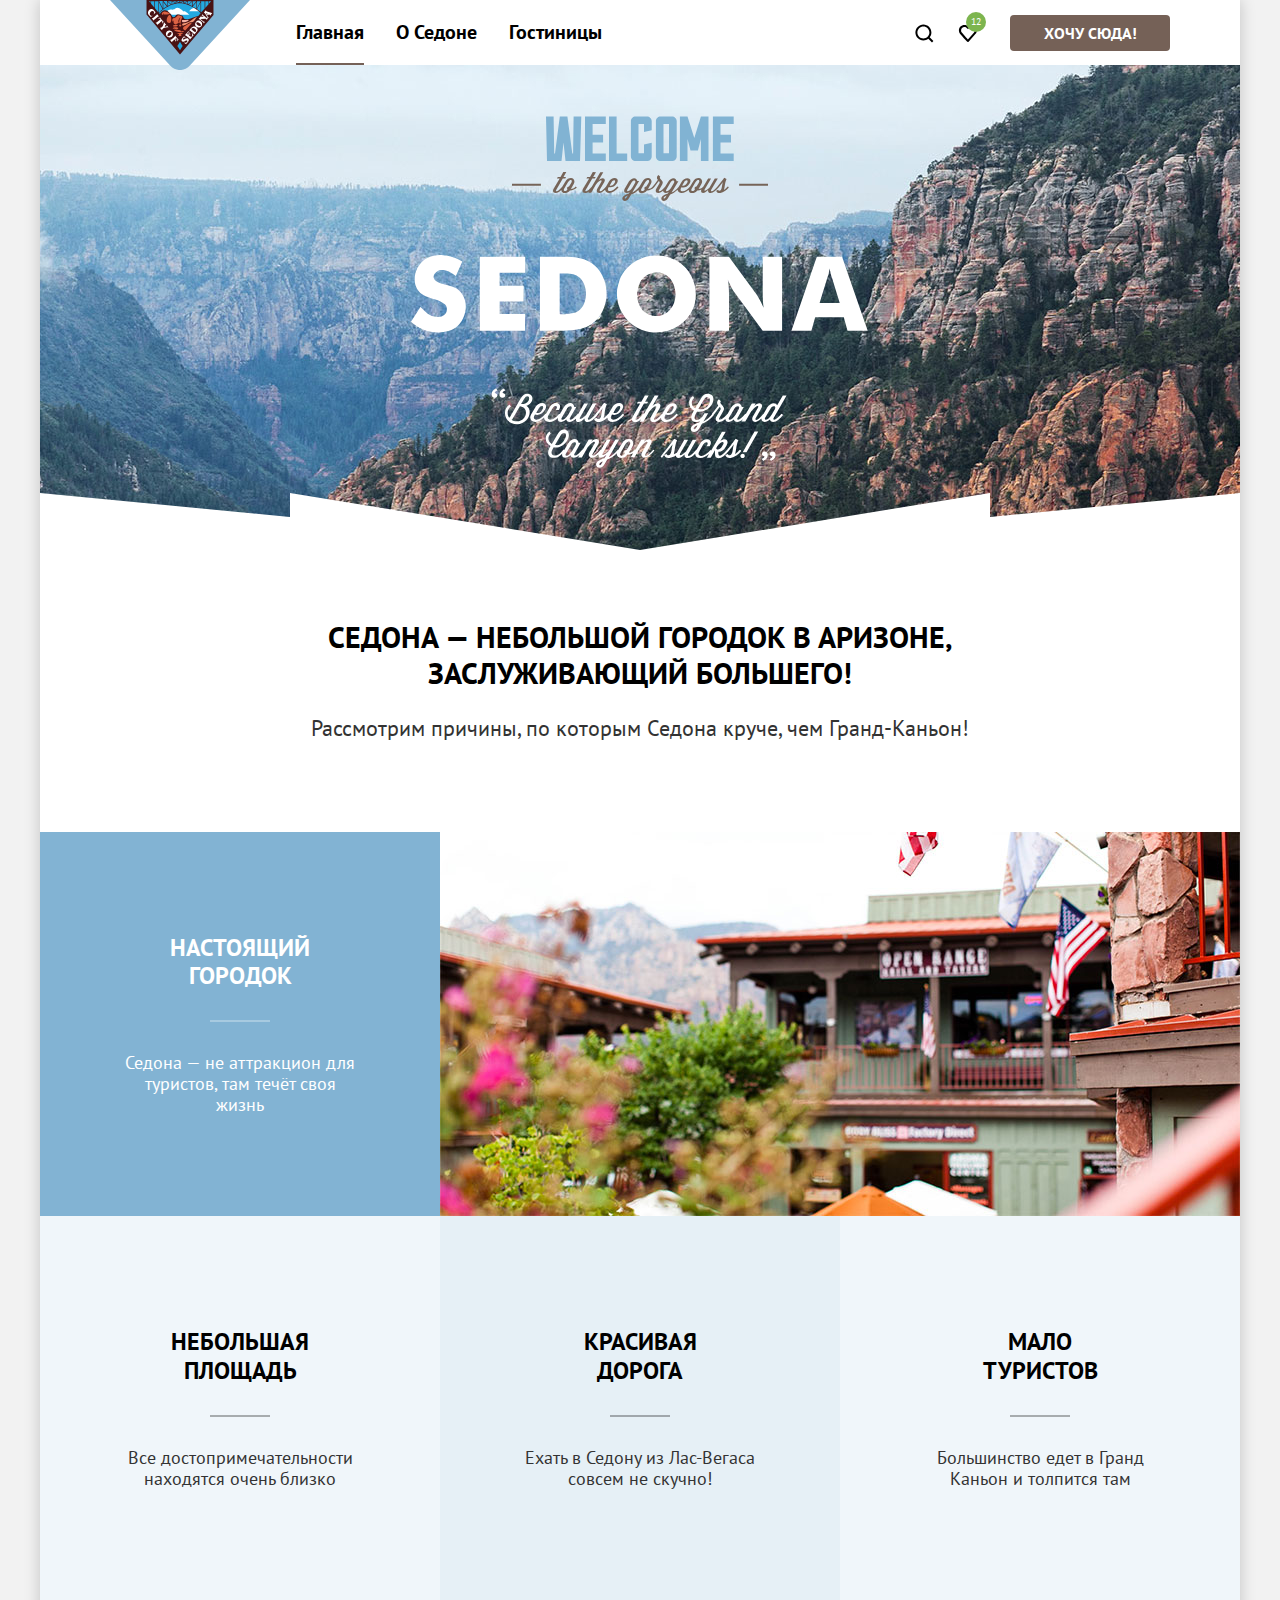
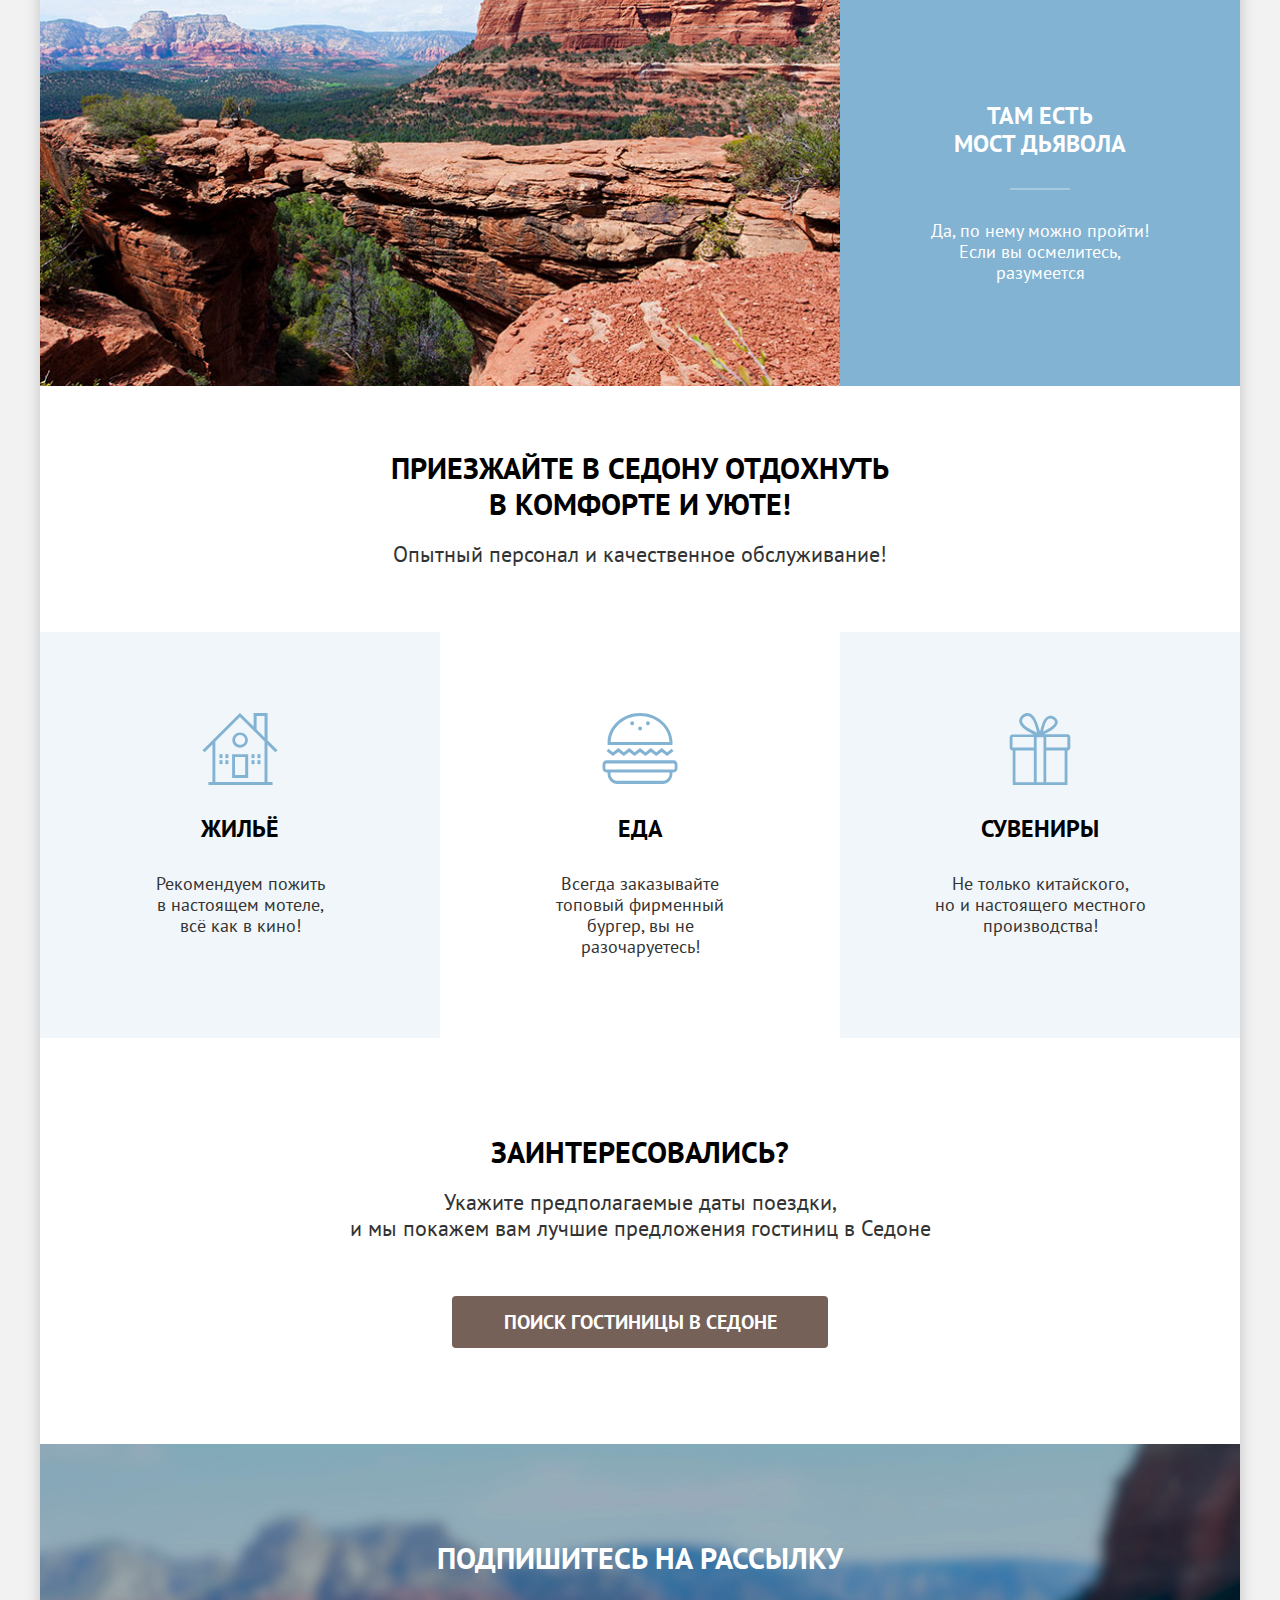
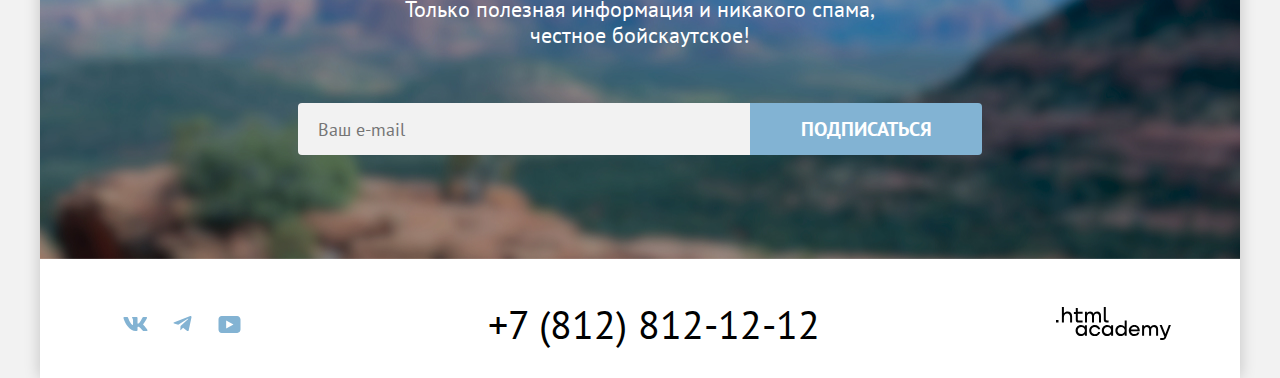
<file: index.html>
<!DOCTYPE html>
<html lang="ru">
  <head>
    <meta charset="utf-8">
    <title>HTML Academy: Седона</title>
    <link href="styles/styles.css" rel="stylesheet">
    <link rel="icon" href="favicon.ico" type="image/x-icon">
  </head>
  <body>
    <div class="container">
      <header class="page-header">
        <nav class="navigation">
          <a class="navigation-link-logo" aria-current="page" href="index.html">
            <img class="navigation-logo-sedona" src="images/logo-sedona.svg" alt="Логотип Седоны с изображением гор на фоне неба" width="140" height="70">
          </a>
          <ul class="navigation-list list-reset">
            <li class="navigation-item">
              <a class="navigation-link navigation-link-current" aria-current="page" href="index.html">Главная</a>
            </li>
            <li class="navigation-item">
              <a class="navigation-link" href="#">О Седоне</a>
            </li>
            <li class="navigation-item">
              <a class="navigation-link" href="catalog.html">Гостиницы</a>
            </li>
          </ul>
          <ul class="navigation-list navigation-user list-reset">
            <li class="navigation-item search">
              <button class="navigation-search-button" type="button">
                <span class="visually-hidden">Поиск</span>
              </button>
            </li>
            <li class="navigation-item">
              <a class="navigation-link favourites" href="#">
                <span class="visually-hidden">Избранное</span>
                <span class="favorites-number">12</span>
              </a>
            </li>
            <li class="navigation-item">
              <button class="navigation-button button" type="button">Хочу сюда!</button>
            </li>
          </ul>
        </nav>
      </header>
      <main class="main-index">
        <section class="hero">
          <h1 class="visually-hidden">Седона — небольшой городок в Аризоне.</h1>
          <img class="main-index-img" src="images/welcome.svg" alt="Добро пожаловать в великолепную Седону, потому что Гранд-каньон - это полный отстой" width="458" height="352">
        </section>
        <section class="advantages">
          <h2 class="advantages-title">Седона — небольшой городок в Аризоне, заслуживающий большего!</h2>
          <p class="advantages-paragraph">Рассмотрим причины, по которым Седона круче, чем Гранд-Каньон!</p>
          <ul class="advantages-list list-reset">
            <li class="advantages-item advantages-item-city">
              <div class="advantages-city-text">
                <h3 class="advantages-item-title">Настоящий городок</h3>
                <p class="advantages-description">Седона — не аттракцион для туристов, там течёт своя жизнь</p>
              </div>
              <img class="advantages-photo-city" src="images/houses-in-sedona.jpg" alt="Домики в Седоне на фоне красных скалистых гор" width="800" height="385">
            </li>
            <li class="advantages-item">
              <h3 class="advantages-item-title">Небольшая площадь</h3>
              <p class="advantages-description">Все достопримечательности находятся очень близко</p>
            </li>
            <li class="advantages-item advantages-item-road">
              <h3 class="advantages-item-title">Красивая дорога</h3>
              <p class="advantages-description">Ехать в Седону из Лас-Вегаса совсем не скучно!</p>
            </li>
            <li class="advantages-item">
              <h3 class="advantages-item-title">Мало туристов</h3>
              <p class="advantages-description">Большинство едет в Гранд Каньон и толпится там</p>
            </li>
            <li class="advantages-item advantages-item-bridge">
              <div class="advantages-bridge-text">
                <h3 class="advantages-item-title">Там есть<br> мост дьявола</h3>
                <p class="advantages-description">Да, по нему можно пройти! Если вы осмелитесь, разумеется</p>
              </div>
              <img class="advantages-photo-bridge" src="images/the-devil's-bridge.jpg" alt="Большая арка в скалах из красного песчаника, похожая на мост" width="800" height="385">
            </li>
          </ul>
        </section>
        <section class="infrastructure">
          <h2 class="infrastructure-title">Приезжайте в Седону отдохнуть в комфорте и уюте!</h2>
          <p class="infrastructure-paragraph">Опытный персонал и качественное обслуживание!</p>
          <ul class="infrastructure-list list-reset">
            <li class="infrastructure-item infrastructure-icon-housing">
              <h3 class="infrastructure-item-title">Жильё</h3>
              <p class="infrastructure-description">Рекомендуем пожить <br>в настоящем мотеле, <br>всё как в кино!</p>
            </li>
            <li class="infrastructure-item infrastructure-icon-food">
              <h3 class="infrastructure-item-title">Еда</h3>
              <p class="infrastructure-description">Всегда заказывайте <br>топовый фирменный бургер, вы не разочаруетесь!</p>
            </li>
            <li class="infrastructure-item infrastructure-icon-souvenirs">
              <h3 class="infrastructure-item-title">Сувениры</h3>
              <p class="infrastructure-description">Не только китайского, <br>но и настоящего местного производства!</p>
            </li>
          </ul>
        </section>
        <section class="catalog">
          <h2 class="catalog-title">Заинтересовались?</h2>
          <p>Укажите предполагаемые даты поездки, <br>и мы покажем вам лучшие предложения гостиниц в Седоне</p>
          <button class="catalog-button button" type="button">Поиск гостиницы в Седоне</button>
        </section>
        <section class="newsletter">
          <h2 class="newsletter-title">Подпишитесь на рассылку</h2>
          <p>Только полезная информация и никакого спама, честное бойскаутское!</p>
          <form class="newsletter-form" action="https://echo.htmlacademy.ru/" method="post">
            <label>
              <span class="visually-hidden">Email</span>
              <input class="newsletter-field" type="email" name="newsletter-email" placeholder="Ваш e-mail" required>
            </label>
            <button class="newsletter-button button" type="submit">Подписаться</button>
          </form>
        </section>
      </main>
      <footer class="page-footer">
        <ul class="footer-social-list list-reset">
          <li class="footer-social-item">
            <a class="footer-social-link" href="https://vk.com/htmlacademy">
              <svg width="25" height="15" viewBox="0 0 25 15" fill="none" xmlns="http://www.w3.org/2000/svg">
                <path fill-rule="evenodd" clip-rule="evenodd" d="M23.9498 0.948C24.1158 0.402 23.9498 0 23.1548
                0H20.5298C19.8618 0 19.5538 0.347 19.3868 0.73C19.3868 0.73 18.0518 3.926 16.1608 6.002C15.5488
                6.604 15.2708 6.795 14.9368 6.795C14.7698 6.795 14.5188 6.604 14.5188 6.057V0.948C14.5188 0.292
                14.3348 0 13.7788 0H9.65076C9.23376 0 8.98276 0.304 8.98276 0.593C8.98276 1.214 9.92876 1.358
                10.0258 3.106V6.904C10.0258 7.737 9.87276 7.888 9.53876 7.888C8.64876 7.888 6.48376 4.677 5.19876
                1.003C4.94976 0.288 4.69776 0 4.02676 0H1.39976C0.649756 0 0.499756 0.347 0.499756 0.73C0.499756
                1.412 1.38976 4.8 4.64476 9.281C6.81476 12.341 9.86976 14 12.6528 14C14.3218 14 14.5278 13.632
                14.5278 12.997V10.684C14.5278 9.947 14.6858 9.8 15.2148 9.8C15.6048 9.8 16.2718 9.992 17.8298
                11.467C19.6098 13.216 19.9028 14 20.9048 14H23.5298C24.2798 14 24.6558 13.632 24.4398 12.904C24.2018
                12.18 23.3518 11.129 22.2248 9.882C21.6128 9.172 20.6948 8.407 20.4158 8.024C20.0268 7.533 20.1378
                7.314 20.4158 6.877C20.4158 6.877 23.6158 2.451 23.9488 0.948H23.9498Z"/>
              </svg>
              <span class="visually-hidden">Vkontakte</span>
            </a>
          </li>
          <li class="footer-social-item">
            <a class="footer-social-link" href="https://t.me/htmlacademy">
              <svg width="19" height="16" viewBox="0 0 19 16" fill="none" xmlns="http://www.w3.org/2000/svg">
                <path d="M17.2853 0.0992597L1.34073 6.24776C0.252584 6.68481 0.258879 7.29184 1.14109
                7.56253L5.23469 8.83953L14.7061 2.8637C15.1539 2.59121 15.5631 2.7378 15.2268
                3.03636L7.55308 9.96185H7.55128L7.55308 9.96275L7.2707 14.1823C7.68438 14.1823 7.86693
                13.9925 8.09895 13.7686L10.0873 11.8351L14.2232 14.89C14.9858 15.31 15.5334 15.0941
                15.7232 14.1841L18.4382 1.38885C18.7161 0.274623 18.0128 -0.229883 17.2853 0.0992597Z"/>
              </svg>
              <span class="visually-hidden">Telegram</span>
            </a>
          </li>
          <li class="footer-social-item">
            <a class="footer-social-link" href="https://www.youtube.com/user/htmlacademyru">
              <svg width="23" height="22" viewBox="0 0 23 13" fill="none" xmlns="http://www.w3.org/2000/svg">
                <path d="M19.1072 0.5H3.67437C1.81368 0.5 0.500244 2.09375 0.500244 3.9V13.9937C0.500244
                15.9062 1.81368 17.5 3.67437 17.5H19.3261C20.9679 17.5 22.5002 15.9062 22.5002 14.1V3.9C22.2813
                2.09375 20.9679 0.5 19.1072 0.5ZM8.16194 13.0375V4.9625L15.4953 9L8.16194 13.0375Z"/>
              </svg>
              <span class="visually-hidden">Youtube</span>
            </a>
          </li>
        </ul>
        <a class="footer-contacts-phone" href="tel:+78128121212">+7 (812) 812-12-12</a>
        <a class="link-htmlacademy" href="https://htmlacademy.ru">
          <svg width="115" height="33" viewBox="0 0 115 33" role="img" aria-label="Сайт html academy" fill="none" xmlns="http://www.w3.org/2000/svg">
            <path fill-rule="evenodd" clip-rule="evenodd" d="M7.9999 6.2C8.7999 5.2 9.9999 4.5 11.5999
            4.5C14.2999 4.5 16.1999 6.4 16.0999 9.4V15.5H14.0999V9.8C14.0999 8 12.9999 6.6 11.1999
            6.6C9.1999 6.6 7.8999 8.1 7.8999 10.2V15.5H5.8999V0H7.8999V6.2H7.9999ZM0
            15.5V12.9H2.5V15.5H0ZM26.5999 4.79998H21.7999V1.09998H19.7999V4.89998H17.8999V6.89998H19.7999V12.9C19.7999
            14.6 20.7999 15.6 22.4999 15.6H26.5999V13.6H22.8999C22.1999 13.6 21.7999 13.2 21.7999
            12.5V6.79998H26.5999V4.79998ZM37.6 6.69998C38.2 5.39998 39.5 4.59998 41.1 4.59998C43.6
            4.59998 45.1 6.39998 45 8.89997V15.4H43V9.09998C43 7.49998 42.1 6.49998 40.6 6.49998C39.4
            6.49998 38 7.39998 38 9.79998V15.4H36V9.09998C36 7.49998 35.1 6.49998 33.6 6.49998C32
            6.49998 31 7.99998 31 9.99998V15.4H29V4.79998H30.9V6.39998H31C31.6 5.39998 32.7 4.59998
            34.1 4.59998C35.7 4.59998 36.9 5.49998 37.5 6.69998H37.6ZM47.8 12.7C47.8 14.4 48.8 15.4
            50.6 15.4H52.6V13.4H50.9001C50.2001 13.4 49.8 13 49.8 12.3V0H47.8V12.7ZM25.0001
            17.9C26.7001 17.9 28.0001 18.6 28.9001 19.7V18.2H30.9001V28.8H28.9001V27.2H28.8001C28.0001
            28.3 26.8001 29.1 25.0001 29.1C21.9001 29.1 19.6001 26.8 19.6001 23.5C19.6001 20.2 21.9001
            17.9 25.0001 17.9ZM21.7001 23.5C21.7001 25.5 23.1001 27.1 25.3001 27.1C27.5001 27.1 28.9001
            25.4 28.9001 23.5C28.9001 21.5 27.5001 19.9 25.3001 19.9C23.1001 19.9 21.7001 21.5 21.7001
            23.5ZM44.2 22C43.7 19.6 41.5999 17.9 38.7999 17.9C35.3999 17.9 33.2 20.4 33.2 23.5C33.2
            26.6 35.3999 29.1 38.7999 29.1C41.5999 29.1 43.7 27.3 44.2 24.9H42.0999C41.7 26.2 40.3999
            27.2 38.7999 27.2C36.5999 27.2 35.2 25.6 35.2 23.6C35.2 21.6 36.5999 20 38.7999 20C40.3999
            20 41.5999 21 42.0999 22.2H44.2V22ZM51.2001 17.9C52.9001 17.9 54.2001 18.6 55.1
            19.7V18.2H57.1V28.8H55.1V27.2H55C54.2001 28.3 53 29.1 51.2001 29.1C48.1001 29.1 45.8 26.8
            45.8 23.5C45.8 20.2 48.1001 17.9 51.2001 17.9ZM47.9001 23.5C47.9001 25.5 49.3 27.1 51.5
            27.1C53.6 27.1 55.1 25.4 55.1 23.5C55.1 21.5 53.7001 19.9 51.5 19.9C49.3 19.9 47.9001
            21.5 47.9001 23.5ZM68.6999 19.8C67.7999 18.7 66.4999 17.9 64.7999 17.9C61.6999 17.9 59.3999
            20.2 59.3999 23.5C59.3999 26.8 61.5999 29.1 64.7999 29.1C66.4999 29.1 67.7999 28.3 68.5999
            27.3H68.6999V28.8H70.6999V13.4H68.6999V19.8ZM65.0999 27.1C62.8999 27.1 61.4999 25.5 61.4999
            23.5C61.4999 21.5 62.8999 19.9 65.0999 19.9C67.2999 19.9 68.6999 21.5 68.6999 23.5C68.5999
            25.5 67.1999 27.1 65.0999 27.1ZM72.8 23.5C72.8 20.4 75 17.9 78.3 17.9C81.8 17.9 84 20.6 83.8
            24.2H75C75.1 25.8 76.5 27.1 78.4 27.1C79.8 27.1 80.9 26.5 81.4 25.5H83.5C82.8 27.8 80.8 29.1
            78.3 29.1C74.9 29.1 72.8 26.5 72.8 23.5ZM81.6 22.4C81.3 20.8 80 19.8 78.3 19.8C76.6001 19.8
            75.4 20.9 75.1 22.4H81.6ZM98.2001 17.9C96.6001 17.9 95.3001 18.7 94.6001 19.9H94.5001C93.9001
            18.7 92.7001 17.9 91.1001 17.9C89.7001 17.9 88.6001 18.6 88.0001 19.7V18.2H86.1001V28.8H88.1001V23.4C88.1001
            21.4 89.1001 20 90.7001 19.9C92.2001 19.9 93.1001 20.9 93.1001 22.5V28.8H95.1001V23.2C95.1001
            20.8 96.5001 19.9 97.7001 19.9C99.2001 19.9 100.1 20.9 100.1 22.5V28.8H102.1V22.3C102.2 19.7
            100.7 17.9 98.2001 17.9ZM105.8 18.1L109.4 27L112.8 18.1H114.9L110.2 30.3C109.5 32.1 108.5 32.9
            106.7 32.9H104.2V30.9H106.7C107.7 30.9 108.1 30.6 108.4 29.7L103.6 18.1H105.8Z"/>
          </svg>
        </a>
      </footer>
    </div>
    <div class="modal modal-close">
      <div class="modal-container">
        <section class="modal-content">
          <button class="modal-close-button button" type="button">
            <span class="visually-hidden">Закрыть</span>
            <svg width="21" height="21" viewBox="0 0 21 21" fill="none" xmlns="http://www.w3.org/2000/svg">
              <path d="M17.4907 4.78279L16.1984 3.49048L10.4907 9.19817L4.78303 3.49048L3.49072 4.78279L9.19842 10.4905L3.49072 16.1982L4.78303 17.4905L10.4907 11.7828L16.1984 17.4905L17.4907 16.1982L11.783 10.4905L17.4907 4.78279Z"/>
            </svg>
          </button>
          <h2 class="modal-title">Поиск гостиницы в Седоне</h2>
          <form class="modal-form" action="https://echo.htmlacademy.ru/" method="post">
            <label class="modal-field-date">
              <span class="modal-label-text">Дата Заезда:</span>
              <input class="modal-input-date" type="text" name="check-in-date" placeholder="Укажите дату" value="27 апреля 2020" required>
              <span class="check-in-comment">Мы не можем отправить вас в прошлое.</span>
            </label>
            <label class="modal-field-date">
              <span class="modal-label-text">Дата Выезда:</span>
              <input class="modal-input-date" type="text" name="check-out-date" placeholder="Укажите дату" value="1 сентября 2023" required>
              <span class="check-out-comment">На эти даты есть свободные номера. Пока есть.</span>
            </label>
            <div class="modal-wrapper">
              <label class="modal-field-number" for="modal-adults">
                <span class="modal-label-text">Взрослые:</span>
              </label>
              <button class="modal-input-minus button" type="button">
                <svg width="20" height="20" viewBox="0 0 20 20" fill="none" xmlns="http://www.w3.org/2000/svg">
                  <path d="M3 9V11H17V9H3Z"/>
                </svg>
                <span class="visually-hidden">Уменьшить количество взрослых</span>
              </button>
              <input class="modal-input-number" id="modal-adults" type="number" name="adults" value="2" required>
              <button class="modal-input-plus button" type="button">
                <svg width="20" height="20" viewBox="0 0 20 20" fill="none" xmlns="http://www.w3.org/2000/svg">
                  <path d="M17 9H11V3H9V9H3V11H9V17H11V11H17V9Z"/>
                </svg>
                <span class="visually-hidden">Увеличить количество взрослых</span>
              </button>
            </div>
            <div class="modal-wrapper">
              <label class="modal-field-number" for="modal-children">
                <span class="modal-label-text">Дети:</span>
              </label>
              <div class="modal-tooltip">
                <button class="modal-tooltip-toggle button" type="button" aria-labelledby="tooltip-label-date">i</button>
                <span class="modal-tooltip-text" role="tooltip" id="tooltip-label-date">Укажите количество детей, которые будут с вами,
                  возраст которых от 6 до 18 лет. Дети до 6 лет размещаются бесплатно.</span>
              </div>
              <button class="modal-input-minus button" type="button">
                <svg width="20" height="20" viewBox="0 0 20 20" fill="none" xmlns="http://www.w3.org/2000/svg">
                  <path d="M3 9V11H17V9H3Z"/>
                </svg>
                <span class="visually-hidden">Уменьшить количество детей</span>
              </button>
              <input class="modal-input-number" id="modal-children" type="number" name="children" value="2" required>
              <button class="modal-input-plus button" type="button">
                <svg width="20" height="20" viewBox="0 0 20 20" fill="none" xmlns="http://www.w3.org/2000/svg">
                  <path d="M17 9H11V3H9V9H3V11H9V17H11V11H17V9Z"/>
                </svg>
                <span class="visually-hidden">Увеличить количество детей</span>
              </button>
            </div>
            <button class="modal-search-button button" type="submit">Найти</button>
          </form>
        </section>
      </div>
    </div>
  </body>
</html>
</file>
<file: styles/styles.css>
@font-face {
  font-family: "PT Sans";
  src: url("../fonts/ptsans-400.woff2") format("woff2");
  font-weight: 400;
  font-style: normal;
  font-display: swap;
}

@font-face {
  font-family: "PT Sans";
  src: url("../fonts/ptsans-700.woff2") format("woff2");
  font-weight: 700;
  font-style: normal;
  font-display: swap;
}

html {
  height: 100%;
}

body {
  font-family: "PT Sans", "Arial", sans-serif;
  font-weight: 400;
  font-size: 22px;
  line-height: 1.18;
  text-align: center;
  color: #333333;
  background-color: #f2f2f2;
  min-width: 1200px;
  margin: 0;
}

.visually-hidden {
  position: absolute;
  width: 1px;
  height: 1px;
  margin: -1px;
  border: 0;
  padding: 0;
  white-space: nowrap;
  clip-path: inset(100%);
  clip: rect(0 0 0 0);
  overflow: hidden;
}

.list-reset {
  margin: 0;
  padding: 0;
  list-style: none;
}

.container {
  display: flex;
  flex-direction: column;
  justify-content: space-between;
  min-height: 100vh;
  width: 1200px;
  margin: 0 auto;
  background-color: #ffffff;
  box-shadow: 0 0 15px 0 rgba(0, 0, 0, 0.2);
}

.button {
  font-family: "PT Sans", "Arial", sans-serif;
  text-align: center;
  cursor: pointer;
}

.page-header {
  min-height: 64px;
  position: relative;
}

.navigation {
  display: flex;
  align-items: flex-start;
  column-gap: 30px;
  width: 1060px;
  margin: 0 auto;
}

.navigation-list {
  display: flex;
  flex-wrap: wrap;
}

.navigation-link-logo {
  height: 64px;
  width: 140px;
}

.navigation-user {
  min-width: 268px;
  display: flex;
  justify-content: end;
  align-content: start;
  margin-left: auto;
  margin-top: 15px;
}

.navigation-link {
  display: block;
  color: #000000;
  text-decoration: none;
  font-weight: 700;
  font-size: 20px;
  line-height: 1.2;
  padding: 20px 16px;
}

.navigation-link:hover {
  opacity: 0.7;
}

.navigation-link:active {
  opacity: 0.4;
}

.navigation-link-current {
  padding-bottom: 0;
}

.navigation-link-current::after {
  content: "";
  display: block;
  height: 2px;
  margin-top: 19px;
  background-color: #756157;
}

.navigation-search-button {
  width: 22px;
  height: 23px;
  border: none;
  background-color: rgba(0, 0, 0, 0);
  background-image: url("../images/search.svg");
  background-repeat: no-repeat;
  background-size: 22px 20px;
  background-position: bottom 2px center;
  margin: 7px 13px 7px 8px;
}

.navigation-search-button:hover {
  opacity: 0.7;
}

.navigation-search-button:active {
  opacity: 0.4;
}

.favourites {
  width: 20px;
  height: 20px;
  background-image: url("../images/heart.svg");
  background-repeat: no-repeat;
  background-size: 22px 20px;
  background-position: center;
  margin: 8px 10px;
  margin-right: 12px;
  position: relative;
  padding: 0;
}

.favourites:hover {
  opacity: 0.7;
}

.favourites:active {
  opacity: 0.4;
}

.favorites-number {
  display: block;
  font-weight: 400;
  font-size: 10px;
  line-height: 1;
  color: #ffffff;
  border-radius: 50%;
  background-color: #7db54f;
  padding: 5px;
  position: absolute;
  top: -11px;
  left: 8px;
}

.navigation-button {
  font-weight: 700;
  font-size: 16px;
  line-height: 1.25;
  color: #ffffff;
  background-color: #756157;
  border-radius: 4px;
  width: 160px;
  padding: 8px 20px;
  text-transform: uppercase;
  border: none;
  outline: none;
  margin-left: 20px;
  margin-bottom: 13px;
}

.navigation-button:hover,
.navigation-button:focus {
  background-color: #615048;
}

.navigation-button:active {
  background-color: #756157;
  color: rgba(255, 255, 255, 0.3);
}

.navigation-button:disabled {
  background-color: #e5e5e5;
  color: #ffffff;
  pointer-events: none;
}

.main-index {
  margin: 0 auto;
}

.hero {
  height: 485px;
  background-image: url("../images/hero-divider.svg"), url("../images/hero-background.jpg");
  background-color: #3f5e72;
  background-size: 1200px auto, cover;
  background-repeat: no-repeat;
  background-position: center bottom, center;
  margin-bottom: 69px;
}

.main-index-img {
  margin: 51px auto 82px;
}

/* начало преимуществ */

.advantages-title {
  font-weight: 700;
  font-size: 30px;
  line-height: 1.2;
  text-align: center;
  text-transform: uppercase;
  width: 750px;
  margin: 0 auto 25px;
  color: #000000;
}

.advantages-paragraph {
  margin: 0 auto 90px;
  padding: 0 30px;
}

.advantages-list {
  display: grid;
  grid-template-columns: 1fr 1fr 1fr;
  grid-template-rows: auto auto auto auto;
  margin-bottom: 64px;
}

.advantages-item:not(.advantages-item-city,
.advantages-item-bridge) {
  padding: 112.5px 83px 93px;
}

.advantages-item:nth-child(2n+2) {
  background-color: rgba(131, 179, 211, 0.12);
}

.advantages-item-city {
  display: flex;
  background-color: #82b3d3;
  color: #ffffff;
  grid-column: span 3;
}

.advantages-item-road {
  background-color: rgba(131, 179, 211, 0.2);
}

.advantages-item-bridge {
  display: flex;
  flex-direction: row-reverse;
  background-color: #82b3d3;
  color: #ffffff;
  grid-column: span 3;
}

.advantages-city-text {
  padding: 102px 85px 81px;
}

.advantages-bridge-text {
  padding: 102px 85px 85px;
}

.advantages-photo-city {
  height: 100%;
  object-fit: cover;
}

.advantages-photo-bridge {
  height: 100%;
  object-fit: cover;
}

.advantages-item-title {
  font-weight: 700;
  font-size: 24px;
  line-height: 1.17;
  text-transform: uppercase;
  width: 175px;
  margin: 0 auto;
  color: #000000;
}

.advantages-item:nth-child(4n+1) .advantages-item-title {
  color: #ffffff;
}

.advantages-item-title::after {
  content: "";
  display: block;
  height: 2px;
  width: 60px;
  margin: 30px auto;
  background-color: currentColor;
  opacity: 0.3;
}

.advantages-description {
  font-size: 18px;
  line-height: 1.17;
}

/* начало инфраструктуры */

.infrastructure-title {
  font-weight: 700;
  font-size: 30px;
  line-height: 1.2;
  text-transform: uppercase;
  width: 505px;
  margin: 0 auto 20px;
  color: #000000;
}

.infrastructure-paragraph {
  margin: 0 auto 64px;
  padding: 0 30px;
}

.infrastructure-list {
  display: flex;
  justify-content: center;
  flex-wrap: wrap;
}

.infrastructure-item {
  width: 230px;
  padding: 81px 85px 63px;
}

.infrastructure-item:nth-child(2n+1) {
  background-color: rgba(131, 179, 211, 0.12);
}

.infrastructure-item::before {
  content: "";
  display: block;
  height: 72px;
  width: 76px;
  margin: 0 auto;
  margin-bottom: 30px;
  background-size: contain;
  background-repeat: no-repeat;
  background-position: center;
}

.infrastructure-icon-housing::before {
  background-image: url("../images/housing.svg");
}

.infrastructure-icon-food::before {
  background-image: url("../images/food.svg");
}

.infrastructure-icon-souvenirs::before {
  background-image: url("../images/souvenirs.svg");
}

.infrastructure-item-title {
  font-weight: 700;
  font-size: 24px;
  line-height: 1.17;
  text-transform: uppercase;
  color: #000000;
  margin-bottom: 30px;
}

.infrastructure-description {
  font-size: 18px;
  line-height: 1.17;
  text-align: center;
}

/* конец инфраструктуры */

.catalog {
  width: 592px;
  padding: 96px 304px;
}

.catalog-title {
  font-weight: 700;
  font-size: 30px;
  line-height: 1.2;
  text-transform: uppercase;
  margin: 0 auto 20px;
  color: #000000;
}

.catalog p {
  margin: 0 auto 54px;
}

.catalog-button {
  font-weight: 700;
  font-size: 20px;
  line-height: 1.8;
  text-transform: uppercase;
  color: #ffffff;
  background-color: #756157;
  border-radius: 4px;
  border: none;
  width: 376px;
  padding: 8px 50px;
  outline: none;
}

.catalog-button:hover,
.catalog-button:focus {
  background-color: #615048;
}

.catalog-button:active {
  background-color: #756157;
  color: rgba(255, 255, 255, 0.3);
}

.catalog-button:disabled {
  background-color: #e5e5e5;
  color: #ffffff;
  pointer-events: none;
}

/* начало рассылки */

.newsletter {
  background-image: url("../images/newsletter-form.jpg");
  background-color: #3f5e72;
  background-repeat: no-repeat;
  background-size: cover;
  width: 684px;
  padding: 96px 258px 104px;
  color: #ffffff;
}

.newsletter-title {
  font-weight: 700;
  font-size: 30px;
  line-height: 1.2;
  text-transform: uppercase;
  margin: 0 auto 21px;
}

.newsletter p {
  font-weight: 400;
  font-size: 22px;
  line-height: 1.18;
  width: 475px;
  margin: 0 auto 54px;
}

.newsletter-form {
  display: flex;
}

.newsletter-field {
  font-family: "PT Sans", "Arial", sans-serif;
  font-size: 18px;
  line-height: 1.33;
  border-radius: 4px 0 0 4px;
  border: none;
  color: #000000;
  background-color: #f2f2f2;
  padding: 15px 20px 13px;
  width: 412px;
  outline: none;
}

.newsletter-field:hover {
  background-color: #e6e6e6;
}

.newsletter-field:focus {
  background-color: #e6e6e6;
  outline: #83b3d3 solid 3px;
}

.newsletter-field:disabled {
  background-color: #f2f2f2;
  opacity: 0.3;
  pointer-events: none;
}

.newsletter-button {
  font-weight: 700;
  font-size: 20px;
  line-height: 1.8;
  text-transform: uppercase;
  border-radius: 0 4px 4px 0;
  border: none;
  color: #ffffff;
  background-color: #82b3d3;
  padding: 8px 50.5px;
  outline: none;
}

.newsletter-button:hover,
.newsletter-button:focus {
  background-color: #68a2ca;
}

.newsletter-button:active {
  background-color: #82b3d3;
  color: rgba(255, 255, 255, 0.3);
}

.newsletter-button:disabled {
  background-color: #e5e5e5;
  color: #ffffff;
  pointer-events: none;
}

/* начало футера */

.page-footer {
  display: grid;
  grid-template-columns: 142px 720px 115px;
  column-gap: 40px;
  justify-content: space-between;
  align-items: center;
  padding: 42px 70px 30px;
  margin: 0 auto;
}

.footer-social-list {
  display: grid;
  grid-template-columns: 1fr 1fr 1fr;
  align-items: center;
}

.footer-social-link {
  outline: none;
}

.footer-social-link svg {
  fill: #83b3d3;
}

.footer-social-link:hover svg,
.footer-social-link:focus svg {
  fill: #68a2ca;
}

.footer-social-link:active svg {
  fill: rgba(104, 162, 202, 0.3);
}

.footer-contacts-phone {
  width: 333px;
  font-size: 40px;
  color: #000000;
  text-decoration: none;
  margin: 0 auto;
  outline: none;
}

.footer-contacts-phone:hover,
.footer-contacts-phone:focus {
  color: #756157;
}

.footer-contacts-phone:active {
  color: rgba(117, 97, 87, 0.3);
}

.link-htmlacademy {
  outline: none;
  margin-top: 3px;
  margin-left: 2px;
}

.link-htmlacademy svg {
  fill: #000000;
}

.link-htmlacademy:hover svg,
.link-htmlacademy:focus svg {
  fill: #756157;
}

.link-htmlacademy:active svg {
  fill: rgba(117, 97, 87, 0.3);
}

/* конец футера */

/* Страница каталога */

.main-inner {
  color: #ffffff;
  margin: 0 auto;
}

.inner-filter {
  background-image: url("../images/catalog-hotel-background.jpg");
  background-color: #3f5e72;
  background-repeat: no-repeat;
  background-size: cover;
  padding: 35px 70px 70px;
}

.inner-header {
  display: flex;
  flex-direction: column;
  align-items: flex-start;
}

.inner-header-title {
  font-weight: 700;
  font-size: 60px;
  line-height: 1.3;
  margin: 0;
  margin-bottom: 2px;
}

.breadcrumbs {
  display: flex;
  flex-wrap: wrap;
  margin-left: -1px;
  margin-right: 10%;
  margin-bottom: 38px;
}

.breadcrumbs-item {
  margin-right: 10px;
}

.breadcrumbs-item:not(:last-child)::after {
  content: "";
  width: 8px;
  height: 21px;
  margin-left: 6px;
  background-image: url("../images/arrow-breadcrumbs.svg");
  background-repeat: no-repeat;
  background-position: top 9px center;
  display: inline-block;
}

.breadcrumbs-link {
  color: #ffffff;
  font-size: 16px;
  line-height: 1.31;
  text-decoration: none;
  outline: none;
  border-radius: 4px;
}

.breadcrumbs-link:hover {
  opacity: 0.6;
}

.breadcrumbs-link:focus {
  opacity: 1;
  outline: 2px solid #83b3d3;
}

.breadcrumbs-link:active {
  opacity: 0.3;
}

/* Форма каталога */

.catalog-filter {
  display: flex;
}

.catalog-filter > :nth-child(1n) {
  margin-right: 68px;
}

.catalog-filter > :last-child {
  margin-right: 0;
}

.catalog-filter-group {
  margin: 0;
  padding: 0;
  padding-bottom: 3px;
  border: none;
}

.catalog-filter-title {
  font-weight: 700;
  font-size: 20px;
  line-height: 1.2;
  margin-bottom: 32px;
  margin-left: -1.5px;
  text-align: left;
}

.catalog-filter-list {
  max-width: 160px;
}

.catalog-filter-item {
  font-family: "PT Sans", "Arial", sans-serif;
  font-weight: 400;
  font-size: 18px;
  line-height: 1.28;
  text-align: left;
  margin-bottom: 16px;
}

.catalog-filter-item:last-child {
  margin-bottom: 0;
}

.control {
  position: relative;
  padding-left: 36px;
}

.control-input {
  outline: none;
}

.control-checkbox-mark {
  position: absolute;
  left: 0;
  top: 2px;
  width: 20px;
  height: 20px;
  border-radius: 4px;
  background-color: #ffffff;
}

.control-input:checked + .control-checkbox-mark::before {
  position: absolute;
  top: 11.65px;
  left: 3.5px;
  width: 6.5px;
  height: 1.5px;
  transform: rotate(48deg);
  background-color: #3f5e72;
  content: "";
}

.control-input:checked + .control-checkbox-mark::after {
  position: absolute;
  top: 9.6px;
  left: 6.5px;
  width: 11px;
  height: 1.7px;
  transform: rotate(-48deg);
  background-color: #3f5e72;
  content: "";
}

.control-radio-mark {
  position: absolute;
  left: 0;
  top: 2px;
  width: 20px;
  height: 20px;
  border-radius: 10px;
  background-color: #ffffff;
}

.control-input:checked + .control-radio-mark::after {
  content: "";
  position: absolute;
  top: 25%;
  left: 25%;
  width: 10px;
  height: 10px;
  background-color: #3f5e72;
  border-radius: 5px;
}

.control:hover {
  opacity: 0.6;
}

.control-input:focus + .control-checkbox-mark,
.control-input:focus + .control-radio-mark {
  outline: #83b3d3 solid 3px;
}

.control:active {
  opacity: 0.3;
}

.control:has(> .control-input:disabled) {
  opacity: 0.2;
  pointer-events: none;
}

/* Range */

.range {
  margin-left: auto;
}

.range-label {
  position: relative;
}

.range-label-text {
  font-weight: 400;
  font-size: 18px;
  line-height: 1.33;
  position: absolute;
  right: 22px;
  top: 4px;
  color: rgba(0, 0, 0, 0.3);
}

.range-input {
  font-family: inherit;
  font-weight: 700;
  font-size: 18px;
  line-height: 1.33;
  width: 72px;
  height: 24px;
  padding: 13px 51px 11px 20px;
  margin-right: -4px;
  margin-bottom: 44px;
  border: none;
  border-radius: 4px 0 0 4px;
  background-color: #f2f2f2;
  outline: none;
  appearance: textfield;
}

.range-input:hover {
  background-color: #e6e6e6;
}

.range-input:focus {
  background-color: #e6e6e6;
  outline: #83b3d3 solid 3px;
}

.range-input:disabled {
  background-color: #f2f2f2;
  opacity: 0.4;
  pointer-events: none;
}

.range-input::-webkit-outer-spin-button,
.range-input::-webkit-inner-spin-button {
  appearance: none;
}

.range-input[name="max-price"] {
  border-radius: 0 4px 4px 0;
  margin-right: 2px;
}

.range-scale {
  position: relative;
  width: 287px;
  height: 4px;
  background-color: rgba(255, 255, 255, 0.3);
  margin-left: 1px;
}

.range-bar {
  position: absolute;
  height: 4px;
  background-color: #ffffff;
}

.range-toggle {
  position: absolute;
  width: 20px;
  height: 20px;
  background-color: #ffffff;
  border: none;
  border-radius: 5px;
}

.range-toggle:hover {
  box-shadow: 0 4px 10px 0 rgba(0, 0, 0, 0.25);
}

.range-toggle:focus {
  box-shadow: 0 4px 10px 0 rgba(0, 0, 0, 0.25);
  outline: 3px solid #83b3d3;
}

.range-toggle:active {
  box-shadow: 0 7px 15px 0 rgba(0, 0, 0, 0.4);
  outline: 2px solid #83b3d3;
}

.range-toggle:disabled {
  opacity: 0.4;
  pointer-events: none;
}

.toggle-min {
  top: -8px;
  left: 0;
}

.toggle-max {
  top: -8px;
  right: 0;
}

/* Кнопки форм */

.wrap-filter-button {
  display: flex;
  flex-direction: column;
  justify-content: flex-end;
  gap: 32px;
}

.catalog-filter-button {
  font-weight: 700;
  font-size: 16px;
  line-height: 1.25;
  color: #ffffff;
  background-color: #82b3d3;
  border-radius: 4px;
  width: 191px;
  min-height: 36px;
  padding: 8px 20px;
  margin-right: 2px;
  text-transform: uppercase;
  border: none;
  outline: none;
}

.catalog-filter-button:hover,
.catalog-filter-button:focus {
  background-color: #68a2ca;
}

.catalog-filter-button:active {
  background-color: #82b3d3;
  color: rgba(255, 255, 255, 0.3);
}

.catalog-filter-button:disabled {
  background-color: #e5e5e5;
  color: #ffffff;
  pointer-events: none;
}

.button-reset {
  padding: 8px 10px;
  background-color: rgba(0, 0, 0, 0);
  outline: none;
}

.button-reset:hover {
  background-color: rgba(0, 0, 0, 0);
  opacity: 0.6;
}

.button-reset:focus {
  background-color: rgba(0, 0, 0, 0);
  outline: #83b3d3 solid 3px;
}

.button-reset:active {
  background-color: rgba(0, 0, 0, 0);
  opacity: 0.3;
  outline: none;
}

.button-reset:disabled {
  background-color: rgba(0, 0, 0, 0);
  opacity: 0.1;
}

/* Сортировка результатов */

.catalog-hotel-result {
  padding: 17px 70px 60px;
}

.catalog-result-header {
  min-height: 49px;
  display: flex;
  align-items: center;
  margin-bottom: 6px;
}

.catalog-filter-result {
  font-weight: 700;
  font-size: 30px;
  line-height: 1.2;
  color: #000000;
  text-transform: uppercase;
  padding: 10px;
  margin-left: -10px;
  margin-right: auto;
  max-width: 380px;
}

.select-control {
  font-family: inherit;
  font-weight: 400;
  font-size: 18px;
  line-height: 1.17;
  width: 292px;
  height: 49px;
  padding: 12px 44px 12px 19px;
  margin-right: 62px;
  border-radius: 4px;
  border: 2px solid #e5e5e5;
  background-color: #ffffff;
  background-image: url("../images/arrow-select.svg");
  background-repeat: no-repeat;
  background-position: right 18px center;
  outline: none;
  cursor: pointer;
  appearance: none;
}

.select-control::-webkit-outer-spin-button,
.select-control::-webkit-inner-spin-button {
  appearance: none;
}

.select-control:hover,
.select-control:focus {
  border-color: #68a2ca;
}

.select-control:disabled {
  color: #000000;
  border-color: #000000;
  opacity: 0.3;
  pointer-events: none;
}

.sorting-list {
  display: flex;
  flex-wrap: wrap;
  margin-right: 2px;
  max-width: 175px;
}

.sorting-item {
  padding: 15px 0;
}

.sorting-item-link {
  padding: 7px 14px 9px;
  margin-left: 8px;
  border: 2px solid #e5e5e5;
  border-radius: 4px;
  outline: none;
}

.sorting-link-current {
  border-color: #000000;
}

.sorting-item-link:hover {
  border-color: #000000;
}

.sorting-item-link:focus {
  border-color: #68a2ca;
}

.sorting-item-link:active {
  border-color: #000000;
}

/* Карточки */

.housing-list-result {
  margin-bottom: 39px;
}

.housing-list-result::after {
  content: "";
  display: block;
  height: 1px;
  margin-top: 40px;
  background-color: #e6e6e6;
}

.housing-list {
  display: grid;
  grid-template-columns: repeat(3, 1fr);
  gap: 18px;
  margin: 0;
}

.housing-card {
  display: grid;
  grid-template-columns: 140px 140px;
  grid-template-rows: repeat(4, auto);
  gap: 16px 20px;
  padding: 20px;
  border: 1px solid #e6e6e6;
  border-radius: 4px;
}

.product-card-link {
  text-decoration: none;
  grid-column: 1/3;
}

.product-card-image {
  margin-bottom: -6px;
  object-fit: cover;
}

.product-card-title {
  font-weight: 700;
  font-size: 24px;
  line-height: 1.17;
  color: #000000;
  text-align: left;
  margin: 0;
}

.product-card-link:hover {
  opacity: 0.8;
}

.product-card-link:active {
  opacity: 0.6;
}

.product-card-type {
  font-size: 18px;
  line-height: 1.17;
  color: #333333;
  text-align: left;
}

.product-card-price {
  font-weight: 400;
  text-align: right;
  font-size: 18px;
  line-height: 1.17;
  color: #333333;
}

.product-card-details {
  padding: 8px 26px;
  border-radius: 4px;
  border: none;
  font-weight: 700;
  font-size: 16px;
  line-height: 1.25;
  text-transform: uppercase;
  text-align: center;
  color: #ffffff;
  background-color: #756157;
  text-decoration: none;
  outline: none;
}

.product-card-details:hover,
.product-card-details:focus {
  background-color: #615048;
}

.product-card-details:active {
  background-color: #756157;
  color: rgba(255, 255, 255, 0.3);
}

.product-card-button {
  padding: 8px 20px;
  border-radius: 4px;
  border: none;
  font-weight: 700;
  font-size: 16px;
  line-height: 1.25;
  text-transform: uppercase;
  text-align: center;
  color: #ffffff;
  background-color: #82b3d3;
  outline: none;
}

.product-card-button:not(.product-card-favourites):hover,
.product-card-button:not(.product-card-favourites):focus {
  background-color: #68a2ca;
}

.product-card-button:not(.product-card-favourites):active {
  background-color: #82b3d3;
  color: rgba(255, 255, 255, 0.3);
}

.product-card-button:not(.product-card-favourites):disabled {
  background-color: #e5e5e5;
  color: #ffffff;
  pointer-events: none;
}

.product-card-favourites {
  padding: 8px 18px;
  background-color: #7db54f;
}

.product-card-favourites:hover,
.product-card-favourites:focus {
  background-color: #6c9e42;
}

.product-card-favourites:active {
  background-color: #7db54f;
  color: rgba(255, 255, 255, 0.3);
}

.product-card-favourites:disabled {
  background-color: #e5e5e5;
  color: #ffffff;
  pointer-events: none;
}

.product-card-stars {
  height: 17px;
  background-image: url("../images/star.svg");
  background-repeat: space;
  background-size: contain;
  margin: auto 0;
}

.two-stars {
  width: 42px;
}

.three-stars {
  width: 66px;
}

.four-stars {
  width: 89px;
}

.product-card-rating {
  padding: 8px 22px;
  border-radius: 4px;
  border: none;
  font-size: 16px;
  line-height: 1.25;
  text-transform: uppercase;
  text-align: center;
  color: #333333;
  background-color: #f2f2f2;
}

/* Пагинация */

.pagination-list {
  display: flex;
  flex-wrap: wrap;
  gap: 8px;
}

.pagination-link {
  display: flex;
  justify-content: center;
  align-items: center;
  min-width: 30px;
  padding: 0 15px;
  min-height: 60px;
  border-radius: 4px;
  border: none;
  font-weight: 700;
  font-size: 20px;
  line-height: 1.8;
  text-transform: uppercase;
  text-decoration: none;
  text-align: center;
  color: #ffffff;
  background-color: #82b3d3;
  outline: none;
}

.pagination-link:not(.pagination-current, .pagination-ellipsis):hover,
.pagination-link:not(.pagination-current, .pagination-ellipsis):focus {
  background-color: #68a2ca;
}

.pagination-link:not(.pagination-current, .pagination-ellipsis):active {
  background-color: #82b3d3;
  color: rgba(255, 255, 255, 0.3);
}

.pagination-current {
  color: #000000;
  background-color: #f2f2f2;
}

.pagination-ellipsis {
  color: #000000;
  background-color: #ffffff;
}

/* Рассылка на странице каталога */

.newsletter-inner {
  background-image: none;
  background-color: #ffffff;
  color: #333333;
}

.newsletter-inner .newsletter-title {
  color: #000000;
}

/* Модальное окно */

.modal {
  position: fixed;
  top: 0;
  left: 0;
  display: flex;
  justify-content: center;
  align-items: center;
  width: 100%;
  height: 100%;
  background-color: rgba(242, 242, 242, 0.8);
}

.modal-container {
  font-weight: 700;
  font-size: 20px;
  line-height: 1.2;
  color: #000000;
  border-radius: 30px;
  background-color: #ffffff;
  box-shadow: 0 25px 50px 0 rgba(0, 0, 0, 0.15);
}

.modal-content {
  position: relative;
  width: 577px;
  padding: 64px 70px;
}

.modal-close-button {
  position: absolute;
  width: 52px;
  height: 52px;
  border: none;
  border-radius: 26px;
  padding: 16px;
  right: 52px;
  outline: none;
}

.modal-close-button > svg {
  fill: #000000;
}

.modal-close-button:hover {
  background-color: #e6e6e6;
}

.modal-close-button:focus {
  background-color: #e6e6e6;
  outline: #83b3d3 solid 3px;
}

.modal-close-button:active {
  background-color: #e6e6e6;
  outline: none;
  fill-opacity: 0.3;
}

.modal-close-button:disabled {
  background-color: #e6e6e6;
  opacity: 0.2;
  pointer-events: none;
}

.modal-title {
  text-align: left;
  margin: 0 30px 64px 0;
  text-transform: uppercase;
}

.modal-form {
  display: grid;
  grid-template-columns: 247px 242px;
  gap: 23px 88px;
}

.modal-field-date {
  grid-column: span 2;
  display: flex;
  flex-wrap: wrap;
  align-items: center;
}

.modal-input-date {
  font-family: inherit;
  font-weight: 700;
  font-size: 18px;
  line-height: 1.33;
  width: 360px;
  padding: 12px 60px 12px 20px;
  margin-left: auto;
  background-color: #f2f2f2;
  background-image: url("../images/date.svg");
  background-repeat: no-repeat;
  background-position: 95% 50%;
  border: none;
  border-radius: 4px;
  outline: none;
}

.modal-input-date:hover {
  background-color: #e6e6e6;
}

.modal-input-date:focus {
  background-color: #e6e6e6;
  outline: #83b3d3 solid 3px;
}

.modal-input-date:disabled {
  background-color: #e6e6e6;
  opacity: 0.3;
  pointer-events: none;
}

.check-in-comment {
  display: block;
  margin-top: 4px;
  margin-left: 137px;
  font-weight: 400;
  font-size: 16px;
  line-height: 1.31;
  text-align: left;
  padding: 0 20px;
  color: #ff5757;
}

.check-out-comment {
  display: block;
  margin-top: 4px;
  margin-left: 137px;
  font-weight: 400;
  font-size: 16px;
  line-height: 1.31;
  text-align: left;
  padding: 0 20px;
  color: #333333;
}

.modal-wrapper {
  display: flex;
  justify-content: center;
  align-items: center;
}

.modal-field-number {
  margin-right: 10px;
}

.modal-input-number {
  font-family: "PT Sans", "Arial", sans-serif;
  font-weight: 700;
  font-size: 18px;
  line-height: 1.11;
  width: 31px;
  padding: 14.5px 0;
  background-color: #f2f2f2;
  border: none;
  text-align: center;
  appearance: textfield;
  outline: none;
}

.modal-input-number:hover,
.modal-input-number:focus {
  background-color: #e6e6e6;
}

.modal-input-number:disabled {
  opacity: 0.3;
  pointer-events: none;
}

.modal-input-number::-webkit-outer-spin-button,
.modal-input-number::-webkit-inner-spin-button {
  appearance: none;
}

.modal-label-text {
  max-width: 120px;
}

.modal-input-minus {
  width: 40px;
  padding: 14px 10px 11px;
  margin-left: auto;
  border: none;
  border-radius: 4px 0 0 4px;
  outline: none;
  background-color: #f2f2f2;
}

.modal-input-plus {
  width: 40px;
  padding: 14px 10px 11px;
  border: none;
  border-radius: 0 4px 4px 0;
  outline: none;
  background-color: #f2f2f2;
}

.modal-input-minus > svg,
.modal-input-plus > svg {
  fill: #756157;
  fill-opacity: 0.3;
  border-radius: 4px;
}

.modal-input-minus:hover > svg,
.modal-input-plus:hover > svg {
  fill: #000000;
  fill-opacity: 1;
}

.modal-input-minus:focus > svg,
.modal-input-plus:focus > svg {
  fill: #000000;
  fill-opacity: 1;
  outline: #82b3d3 solid 3px;
}

.modal-input-minus:active > svg,
.modal-input-plus:active > svg {
  fill: #756157;
  fill-opacity: 0.3;
  outline: none;
}

.modal-input-minus:disabled,
.modal-input-plus:disabled {
  opacity: 0.6;
  pointer-events: none;
}

.modal-search-button {
  grid-column: span 2;
  font-weight: 700;
  font-size: 20px;
  line-height: 1.2;
  padding: 18px 77px;
  text-transform: uppercase;
  color: #ffffff;
  background-color: #83b3d3;
  border: none;
  border-radius: 10px;
  margin-top: 25px;
  outline: none;
}

.modal-search-button:hover,
.modal-search-button:focus {
  background-color: #68a2ca;
}

.modal-search-button:active {
  color: rgba(255, 255, 255, 0.3);
}

.modal-search-button:disabled {
  opacity: 0.3;
  pointer-events: none;
}

.modal-close {
  display: none;
}

.modal-tooltip {
  position: relative;
  width: 26px;
  height: 26px;
  margin-right: 5px;
}

.modal-tooltip-toggle {
  font-weight: 400;
  font-size: 18px;
  width: 26px;
  height: 26px;
  color: #ffffff;
  background-color: #83b3d3;
  border: none;
  border-radius: 13px;
  display: block;
  outline: none;
}

.modal-tooltip-toggle:hover {
  opacity: 0.7;
}

.modal-tooltip-toggle:focus {
  outline: #333333 solid 2px;
}

.modal-tooltip-toggle:disabled {
  opacity: 0.3;
  pointer-events: none;
}

.modal-tooltip-text {
  font-weight: 400;
  font-size: 16px;
  line-height: 1.25;
  text-align: left;
  background-color: #333333;
  width: 216px;
  border-radius: 10px;
  color: #ffffff;
  box-shadow: 0 15px 30px 0 rgba(0, 0, 0, 0.3);
  display: none;
  padding: 19px 18px 22px 22px;
  position: absolute;
  z-index: 1;
  left: 50%;
  top: 41px;
  transform: translateX(-50%);
}

.modal-tooltip-text::after {
  content: "";
  background-image: url("../images/triangle.svg");
  width: 19px;
  height: 9px;
  position: absolute;
  top: -9px;
  left: 50%;
  transform: translateX(-50%);
}

.modal-tooltip-toggle:hover + .modal-tooltip-text,
.modal-tooltip-toggle:focus + .modal-tooltip-text {
  display: block;
}
</file>
